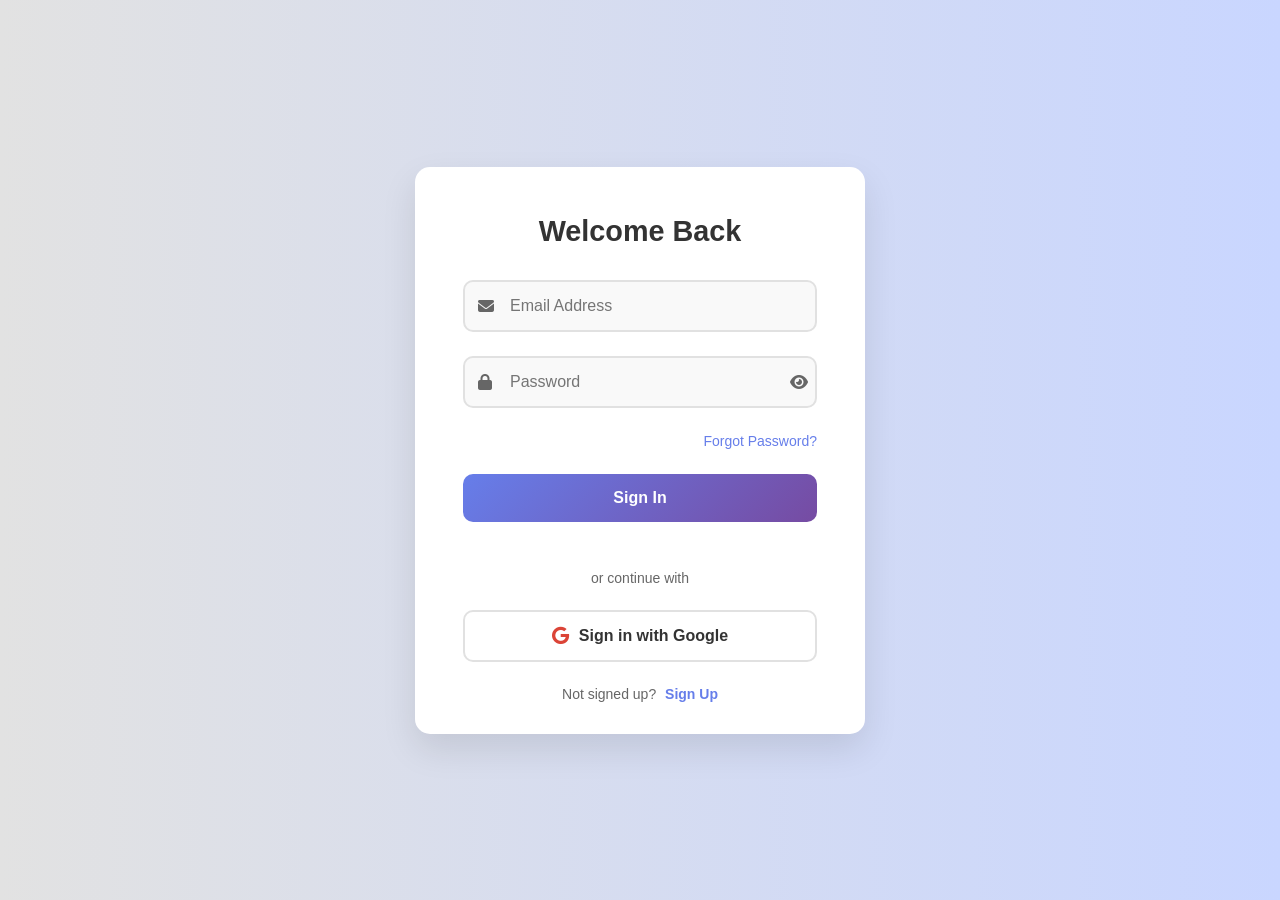
<file: index.html>
<!DOCTYPE html>
<html lang="en">
<head>
    <meta charset="UTF-8">
    <meta name="viewport" content="width=device-width, initial-scale=1.0">
    <title>Register & Login</title>
    <link rel="stylesheet" href="https://cdnjs.cloudflare.com/ajax/libs/font-awesome/6.5.1/css/all.min.css">
    <link rel="stylesheet" href="style.css">
    <script type="module" src="firebaseauth.js"></script>
</head>
<body>
    <!-- Sign Up Container -->
    <div class="container" id="signup" style="display:none;">
        <h1 class="form-title">Create Account</h1>
        <form method="post" action="">
            <div id="signUpMessage" class="messageDiv" style="display:none;"></div>

            <div class="input-group">
                <i class="fas fa-user"></i>
                <input type="text" id="fName" placeholder="Full Name" required>
            </div>

            <div class="input-group">
                <i class="fas fa-envelope"></i>
                <input type="email" id="rEmail" placeholder="Email Address" required>
            </div>

            <div class="input-group">
                <i class="fas fa-lock"></i>
                <input type="password" id="rPassword" placeholder="Password" required>
                <button type="button" class="password-toggle" onclick="togglePassword('rPassword', this)">
                    <i class="fas fa-eye"></i>
                </button>
            </div>

            <div class="input-group">
                <i class="fas fa-lock"></i>
                <input type="password" id="confirmPassword" placeholder="Confirm Password" required>
                <button type="button" class="password-toggle" onclick="togglePassword('confirmPassword', this)">
                    <i class="fas fa-eye"></i>
                </button>
            </div>

            <div class="checkbox-group">
                <input type="checkbox" id="termsCheckbox" required>
                <label for="termsCheckbox">
                    I agree to the <a href="javascript:void(0)" class="terms-link" onclick="openTermsModal()">Terms and Conditions</a>
                </label>
            </div>

            <button type="submit" class="btn btn-primary" id="submitSignUp">
                Sign Up
            </button>

            <div class="divider">
                <span>or continue with</span>
            </div>

            <button type="button" class="btn btn-google">
                <i class="fab fa-google"></i>
                Sign up with Google
            </button>

            <div class="links">
                <p>Already signed up? 
                    <button class="link-btn" id="signInButton">Sign In</button>
                </p>
            </div>
        </form>
    </div>

    <!-- Sign In Container -->
    <div class="container" id="signIn">
        <h1 class="form-title">Welcome Back</h1>
        <form method="post" action="">
            <div id="signInMessage" class="messageDiv" style="display:none;"></div>

            <div class="input-group">
                <i class="fas fa-envelope"></i>
                <input type="email" id="email" placeholder="Email Address" required>
            </div>

            <div class="input-group">
                <i class="fas fa-lock"></i>
                <input type="password" id="password" placeholder="Password" required>
                <button type="button" class="password-toggle" onclick="togglePassword('password', this)">
                    <i class="fas fa-eye"></i>
                </button>
            </div>

            <div class="forgot-password">
                <a href="#" class="forgot-link">Forgot Password?</a>
            </div>

            <button type="submit" class="btn btn-primary" id="submitSignIn">
                Sign In
            </button>

            <div class="divider">
                <span>or continue with</span>
            </div>

            <button type="button" class="btn btn-google">
                <i class="fab fa-google"></i>
                Sign in with Google
            </button>

            <div class="links">
                <p>Not signed up? 
                    <button class="link-btn" id="signUpButton">Sign Up</button>
                </p>
            </div>
        </form>
    </div>
    <!-- Terms and Conditions Modal -->
<div id="termsModal" class="modal-overlay hidden">
    <div class="modal-container">
        <div class="modal-header">
            <h2>Terms and Conditions</h2>
            <button class="close-btn" onclick="closeTermsModal()">
                <i class="fas fa-times"></i>
            </button>
        </div>
        <div class="modal-content">
            <div class="terms-content">
                <h3>Last updated: September 2025</h3>
                
                <div class="section">
                    <h4>1. Acceptance of Terms</h4>
                    <p>By using the SAL College Lost & Found System, you agree to be bound by these Terms and Conditions.</p>
                </div>

                <div class="section">
                    <h4>2. User Responsibilities</h4>
                    <ul>
                        <li>You must be a current student of SAL College to use this system</li>
                        <li>Provide accurate information when reporting lost or found items</li>
                        <li>Respect the privacy and property of others</li>
                        <li>Use the system only for legitimate lost and found purposes</li>
                    </ul>
                </div>

                <div class="section">
                    <h4>3. Item Reporting</h4>
                    <p>When reporting found items, you must provide accurate descriptions and contact information. For lost items, provide truthful information to help facilitate returns.</p>
                </div>

                <div class="section">
                    <h4>4. Privacy</h4>
                    <p>Your personal information will be used solely for the purpose of facilitating lost and found item returns and will not be shared with third parties.</p>
                </div>

                <div class="section">
                    <h4>5. Prohibited Activities</h4>
                    <ul>
                        <li>False reporting of items</li>
                        <li>Harassment of other users</li>
                        <li>Commercial use of the system</li>
                        <li>Any illegal activities</li>
                    </ul>
                </div>

                <div class="section">
                    <h4>6. Limitation of Liability</h4>
                    <p>SAL College is not responsible for any lost, damaged, or unreturned items. The system serves as a platform to connect finders and owners.</p>
                </div>
            </div>
        </div>
        <div class="modal-footer">
            <button class="agree-btn" onclick="closeTermsModal()">
                I Understand
            </button>
        </div>
    </div>
</div>

    <script src="script.js"></script>
</body>
</html>
</file>
<file: style.css>
*{
    margin:0;
    padding:0;
    box-sizing:border-box;
    font-family:"Poppins",sans-serif;
}
body{
    background-color: #c9d6ff;
    background:linear-gradient(to right,#e2e2e2,#c9d6ff);
    min-height: 100vh;
    display: flex;
    align-items: center;
    justify-content: center;
}
.container{
    background:#fff;
    width:450px;
    padding:2rem;
    margin:20px auto;
    border-radius:15px;
    box-shadow:0 15px 35px rgba(0,0,0,0.1);
}
form{
    margin:0 1rem;
}
.form-title{
    font-size:1.8rem;
    font-weight:bold;
    text-align:center;
    padding:1rem;
    margin-bottom:1rem;
    color: #333;
}
.input-group{
    margin-bottom: 1.5rem;
    position:relative;
}
.input-group i:first-child{
    position:absolute;
    left:15px;
    top:50%;
    transform:translateY(-50%);
    color:#666;
    transition:0.3s;
    z-index:2;
}
.input-group input{
    width:100%;
    padding:15px 45px 15px 45px;
    border:2px solid #e1e1e1;
    border-radius:10px;
    font-size:16px;
    background:#f9f9f9;
    transition:0.3s;
    box-sizing:border-box;
}
.input-group input:focus{
    border-color:#667eea;
    background:#fff;
    outline:none;
    box-shadow:0 0 0 3px rgba(102,126,234,0.1);
}
.input-group input:focus + i:first-child{
    color:#667eea;
}
.password-toggle{
    position:absolute;
    right:12px;
    top:50%;
    transform:translateY(-50%);
    background:none;
    border:none;
    color:#666;
    cursor:pointer;
    font-size:16px;
    z-index:2;
    width:30px;
    height:30px;
    display:flex;
    align-items:center;
    justify-content:center;
    border-radius:50%;
    transition:0.3s;
}
.password-toggle:hover{
    color:#666; /* Keep same color, no change */
    background: none; /* Remove background on hover */
}
.checkbox-group{
    display:flex;
    align-items:center;
    margin-bottom:1.5rem;
    gap:10px;
}
.checkbox-group input[type="checkbox"]{
    width:18px;
    height:18px;
    accent-color:#667eea;
}
.checkbox-group label{
    font-size:14px;
    color:#555;
    cursor:pointer;
}
.terms-link{
    color:#667eea;
    text-decoration:none;
    font-weight:500;
}
.terms-link:hover{
    text-decoration:underline;
}
.btn{
    width:100%;
    padding:15px;
    border:none;
    border-radius:10px;
    font-size:16px;
    font-weight:600;
    cursor:pointer;
    transition:0.3s;
    margin-bottom:1.5rem;
}
.btn-primary{
    background:linear-gradient(135deg,#667eea,#764ba2);
    color:white;
}
.btn-primary:hover{
    background:linear-gradient(135deg,#764ba2,#667eea);
    transform:translateY(-2px);
    box-shadow:0 5px 15px rgba(102,126,234,0.4);
}
.btn-google{
    background:#fff;
    color:#333;
    border:2px solid #e1e1e1;
    display:flex;
    align-items:center;
    justify-content:center;
    gap:10px;
}
.btn-google:hover{
    border-color:#667eea;
    background:#f8f9ff;
    transform:translateY(-2px);
}
.btn-google i{
    color:#db4437;
    font-size:18px;
}
.divider{
    text-align:center;
    margin:1.5rem 0;
    color:#666;
    font-size:14px;
}
.divider span{
    padding:0 15px;
}
.links{
    text-align:center;
    margin-top:1rem;
}
.links p{
    color:#666;
    font-size:14px;
}
.link-btn{
    background:none;
    border:none;
    color:#667eea;
    font-weight:600;
    cursor:pointer;
    font-size:14px;
    margin-left:5px;
}
.link-btn:hover{
    text-decoration:underline;
}
.forgot-password{
    text-align:right;
    margin-bottom:1.5rem;
}
.forgot-link{
    color:#667eea;
    text-decoration:none;
    font-size:14px;
    font-weight:500;
}
.forgot-link:hover{
    text-decoration:underline;
}
.messageDiv{
    background:linear-gradient(135deg,#667eea,#764ba2);
    color:white;
    padding:12px 20px;
    margin:10px 0;
    border-radius:8px;
    font-size:14px;
    text-align:center;
    opacity:0;
    animation:fadeOut 7s forwards;
}
@keyframes fadeOut {
    0% { opacity: 1; }
    70% { opacity: 1; }
    100% { opacity: 0; }
}
.slide-up-from-bottom {
    animation: slideUpFromBottom 0.8s ease-out;
}
@keyframes slideUpFromBottom {
    from { 
        opacity: 0; 
        transform: translateY(50px); 
    }
    to { 
        opacity: 1; 
        transform: translateY(0); 
    }
}
/* Terms and Conditions Modal Styles */
.modal-overlay {
    position: fixed;
    top: 0;
    left: 0;
    width: 100%;
    height: 100%;
    background: rgba(0, 0, 0, 0.6);
    backdrop-filter: blur(8px);
    display: flex;
    align-items: center;
    justify-content: center;
    z-index: 1000;
    animation: fadeIn 0.3s ease-out;
}

.modal-container {
    background: white;
    border-radius: 20px;
    width: 90%;
    max-width: 600px;
    max-height: 80vh;
    overflow: hidden;
    box-shadow: 
        0 25px 50px -12px rgba(0, 0, 0, 0.25),
        0 0 0 1px rgba(255, 255, 255, 0.1),
        0 10px 30px -5px rgba(0, 0, 0, 0.3);
    transform: perspective(1000px) rotateX(5deg) translateY(0);
    transition: all 0.4s cubic-bezier(0.175, 0.885, 0.32, 1.275);
    animation: modalSlideIn 0.4s ease-out;
}

.modal-container:hover {
    transform: perspective(1000px) rotateX(0deg) translateY(-5px);
    box-shadow: 
        0 35px 60px -12px rgba(0, 0, 0, 0.35),
        0 0 0 1px rgba(255, 255, 255, 0.15),
        0 15px 40px -5px rgba(0, 0, 0, 0.4);
}

.modal-header {
    background: linear-gradient(135deg, #667eea, #764ba2);
    color: white;
    padding: 1.5rem 2rem;
    display: flex;
    justify-content: space-between;
    align-items: center;
}

.modal-header h2 {
    margin: 0;
    font-size: 1.5rem;
    font-weight: 600;
}

.close-btn {
    background: rgba(255, 255, 255, 0.2);
    border: none;
    color: white;
    width: 40px;
    height: 40px;
    border-radius: 50%;
    display: flex;
    align-items: center;
    justify-content: center;
    cursor: pointer;
    transition: all 0.3s ease;
    font-size: 1.2rem;
}

.close-btn:hover {
    background: rgba(255, 255, 255, 0.3);
    transform: rotate(90deg);
}

.modal-content {
    padding: 2rem;
    max-height: 50vh;
    overflow-y: auto;
}

.terms-content {
    color: #4a5568;
}

.terms-content h3 {
    color: #667eea;
    margin-bottom: 1.5rem;
    font-size: 1rem;
    font-weight: 500;
}

.section {
    margin-bottom: 1.5rem;
}

.section h4 {
    color: #2d3748;
    margin-bottom: 0.5rem;
    font-size: 1.1rem;
    font-weight: 600;
}

.section p {
    line-height: 1.6;
    margin-bottom: 0.5rem;
}

.section ul {
    list-style-type: disc;
    margin-left: 1.5rem;
    line-height: 1.6;
}

.section li {
    margin-bottom: 0.3rem;
}

.modal-footer {
    padding: 1.5rem 2rem;
    background: #f7fafc;
    border-top: 1px solid #e2e8f0;
    text-align: center;
}

.agree-btn {
    background: linear-gradient(135deg, #667eea, #764ba2);
    color: white;
    border: none;
    padding: 12px 30px;
    border-radius: 10px;
    font-size: 1rem;
    font-weight: 600;
    cursor: pointer;
    transition: all 0.3s ease;
    box-shadow: 0 4px 15px rgba(102, 126, 234, 0.3);
}

.agree-btn:hover {
    transform: translateY(-2px);
    box-shadow: 0 6px 20px rgba(102, 126, 234, 0.4);
}

/* Animations */
@keyframes modalSlideIn {
    from {
        opacity: 0;
        transform: perspective(1000px) rotateX(10deg) translateY(50px);
    }
    to {
        opacity: 1;
        transform: perspective(1000px) rotateX(5deg) translateY(0);
    }
}

@keyframes fadeIn {
    from { opacity: 0; }
    to { opacity: 1; }
}

.hidden {
    display: none !important;
}
.image-preview {
    max-height: 200px;
    object-fit: cover;
}

.upload-area {
    transition: all 0.3s ease;
}

.upload-area:hover {
    border-color: #3b82f6;
}
</file>
